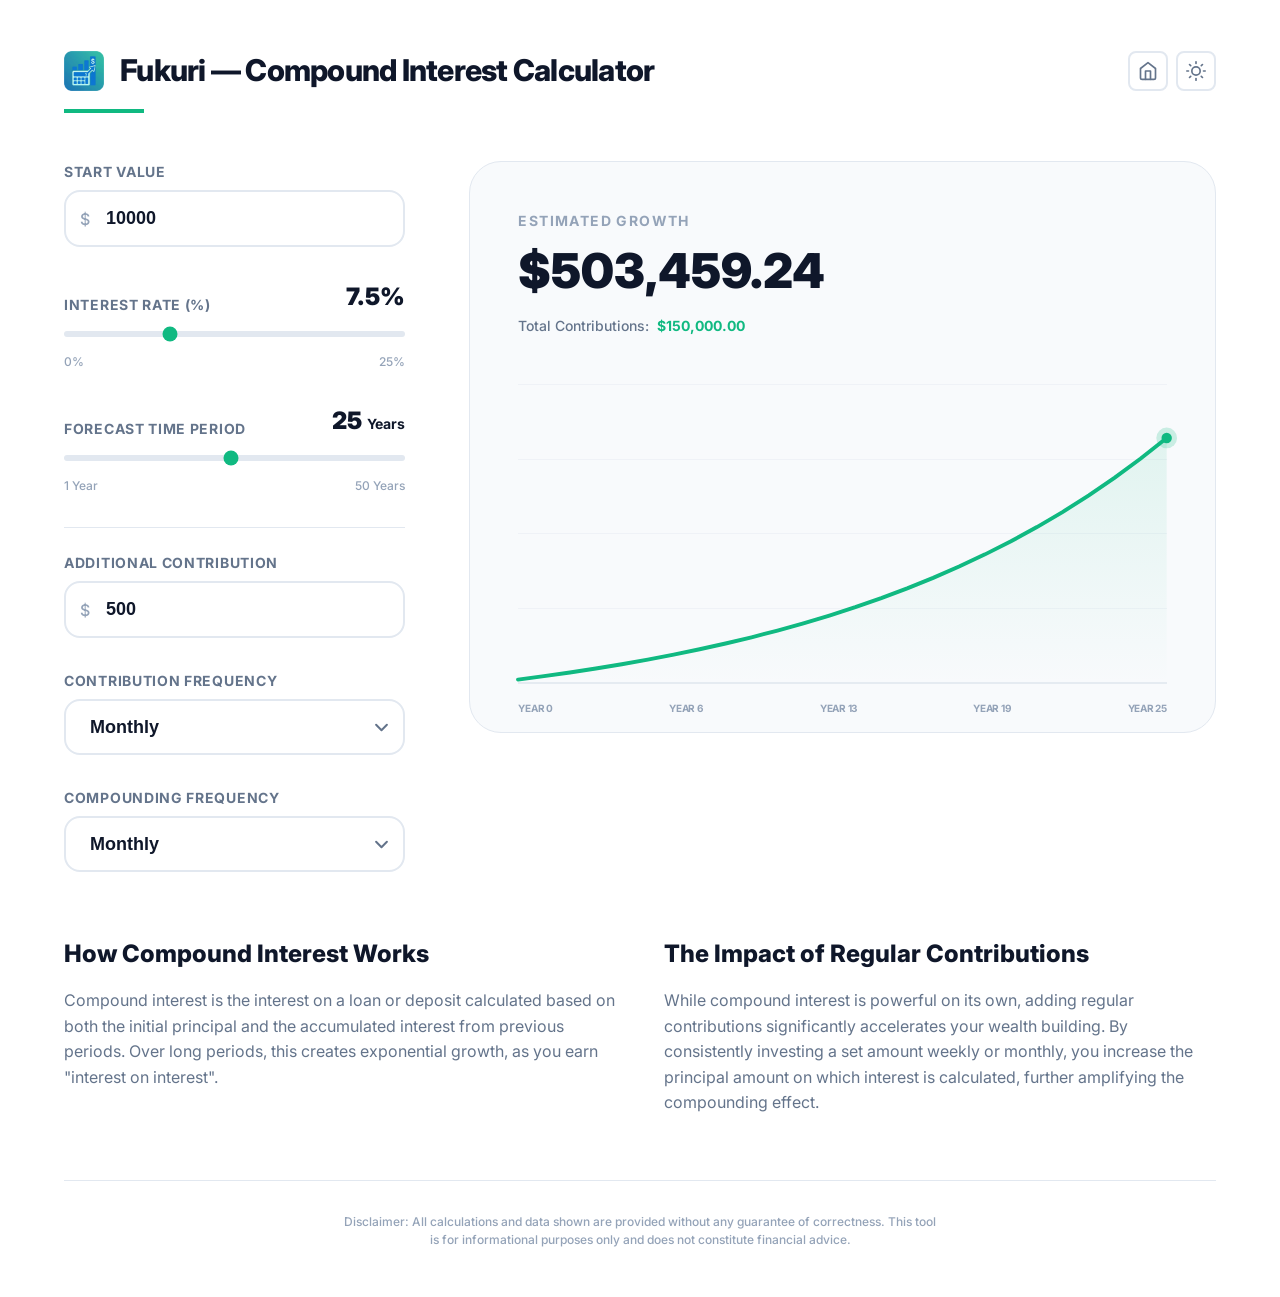
<file: web/index.html>
<!DOCTYPE html>
<html lang="en">
  <head>
    <meta charset="utf-8">
    <meta name="viewport" content="width=device-width, initial-scale=1.0">
    <title>Fukuri — Compound Interest Calculator with Contributions</title>
    <meta
      name="description"
      content="Calculate your investment growth with our free compound interest calculator. Supports regular contributions, custom compounding frequencies, and visualises long-term projections."
    >
    <link rel="canonical" href="https://fukuri.yogu.one/">

    <!-- Open Graph / Facebook -->
    <meta property="og:type" content="website">
    <meta property="og:url" content="https://fukuri.yogu.one/">
    <meta
      property="og:title"
      content="Fukuri — Compound Interest Calculator with Contributions"
    >
    <meta
      property="og:description"
      content="Plan your financial future with this interactive investment projection tool. Supports regular contributions and compounding frequencies."
    >
    <meta
      property="og:image"
      content="https://fukuri.yogu.one/assets/fukuri.png"
    >

    <!-- Twitter -->
    <meta property="twitter:card" content="summary_large_image">
    <meta property="twitter:url" content="https://fukuri.yogu.one/">
    <meta
      property="twitter:title"
      content="Fukuri — Compound Interest Calculator with Contributions"
    >
    <meta
      property="twitter:description"
      content="Calculate your long-term growth with custom contributions and compounding."
    >
    <meta
      property="twitter:image"
      content="https://fukuri.yogu.one/assets/fukuri.png"
    >

    <script type="application/ld+json">
      {
        "@context": "https://schema.org",
        "@type": "SoftwareApplication",
        "name": "Fukuri — Compound Interest Calculator",
        "operatingSystem": "Web",
        "applicationCategory": "FinanceApplication",
        "description": "A tool to calculate compound interest with regular contributions and varying compounding frequencies.",
        "offers": {
          "@type": "Offer",
          "price": "0",
          "priceCurrency": "USD"
        }
      }
    </script>

    <link rel="icon" type="image/png" href="assets/fukuri.png">

    <!-- Fonts -->
    <link rel="preconnect" href="https://fonts.googleapis.com">
    <link rel="preconnect" href="https://fonts.gstatic.com" crossorigin>
    <link
      href="https://fonts.googleapis.com/css2?family=Inter:wght@400;500;600;700;800;900&display=swap"
      rel="stylesheet"
    >

    <!-- Styles -->
    <link rel="stylesheet" href="css/variables.css">
    <link rel="stylesheet" href="css/styles.css">

    <!-- Inline script to prevent FOUC (Flash of Unstyled Content) -->
    <script>
      (function () {
        const storedTheme = localStorage.getItem("theme");
        const theme = storedTheme ||
          (globalThis.matchMedia &&
              globalThis.matchMedia("(prefers-color-scheme: dark)")
                .matches
            ? "dark"
            : "light");
        document.documentElement.setAttribute("data-theme", theme);
      })();
    </script>
  </head>
  <body>
    <div class="container">
      <header>
        <div class="header-top">
          <div class="header-brand">
            <img src="assets/fukuri.png" alt="" class="logo">
            <h1>Fukuri — Compound Interest Calculator</h1>
          </div>
          <div class="header-actions">
            <a
              href="https://yogu.one"
              class="header-btn"
              title="Back to yogu.one"
              aria-label="Back to yogu.one"
            >
              <svg
                xmlns="http://www.w3.org/2000/svg"
                width="20"
                height="20"
                viewBox="0 0 24 24"
                fill="none"
                stroke="currentColor"
                stroke-width="2"
                stroke-linecap="round"
                stroke-linejoin="round"
              >
                <path d="M3 9l9-7 9 7v11a2 2 0 0 1-2 2H5a2 2 0 0 1-2-2z"></path>
                <polyline points="9 22 9 12 15 12 15 22"></polyline>
              </svg>
            </a>
            <button
              id="theme-toggle"
              class="theme-toggle"
              aria-label="Toggle dark mode"
            >
              <svg
                class="sun-icon"
                xmlns="http://www.w3.org/2000/svg"
                width="20"
                height="20"
                viewBox="0 0 24 24"
                fill="none"
                stroke="currentColor"
                stroke-width="2"
                stroke-linecap="round"
                stroke-linejoin="round"
              >
                <circle cx="12" cy="12" r="5"></circle>
                <line x1="12" y1="1" x2="12" y2="3"></line>
                <line x1="12" y1="21" x2="12" y2="23"></line>
                <line x1="4.22" y1="4.22" x2="5.64" y2="5.64"></line>
                <line x1="18.36" y1="18.36" x2="19.78" y2="19.78"></line>
                <line x1="1" y1="12" x2="3" y2="12"></line>
                <line x1="21" y1="12" x2="23" y2="12"></line>
                <line x1="4.22" y1="19.78" x2="5.64" y2="18.36"></line>
                <line x1="18.36" y1="5.64" x2="19.78" y2="4.22"></line>
              </svg>
              <svg
                class="moon-icon"
                xmlns="http://www.w3.org/2000/svg"
                width="20"
                height="20"
                viewBox="0 0 24 24"
                fill="none"
                stroke="currentColor"
                stroke-width="2"
                stroke-linecap="round"
                stroke-linejoin="round"
              >
                <path d="M21 12.79A9 9 0 1 1 11.21 3 7 7 0 0 0 21 12.79z">
                </path>
              </svg>
            </button>
          </div>
        </div>
        <div class="header-accent"></div>
      </header>

      <main class="main-layout">
        <section class="calculator-inputs">
          <form id="calculator-form">
            <div class="input-group">
              <label class="input-label" for="principal">Start Value</label>
              <div class="input-wrapper">
                <span class="input-prefix">$</span>
                <input
                  type="number"
                  id="principal"
                  class="pl-10"
                  value="10000"
                  min="0"
                  step="0.01"
                >
              </div>
            </div>

            <div class="range-group">
              <div class="range-header">
                <label class="input-label" for="interest-rate"
                >Interest Rate (%)</label>
                <span class="range-value" id="interest-rate-display">7.5%</span>
              </div>
              <input
                type="range"
                id="interest-rate"
                min="0"
                max="25"
                step="0.1"
                value="7.5"
              >
              <div class="range-labels">
                <span>0%</span>
                <span>25%</span>
              </div>
            </div>

            <div class="range-group">
              <div class="range-header">
                <label class="input-label" for="period"
                >Forecast Time Period</label>
                <span class="range-value" id="period-display">25 <span
                    class="range-unit"
                  >Years</span></span>
              </div>
              <input
                type="range"
                id="period"
                min="1"
                max="50"
                step="1"
                value="25"
              >
              <div class="range-labels">
                <span>1 Year</span>
                <span>50 Years</span>
              </div>
            </div>

            <div class="input-group input-group-divider">
              <label class="input-label" for="contribution"
              >Additional Contribution</label>
              <div class="input-wrapper">
                <span class="input-prefix">$</span>
                <input
                  type="number"
                  id="contribution"
                  class="pl-10"
                  placeholder="0"
                  value="500"
                  min="0"
                  step="0.01"
                >
              </div>
            </div>

            <div class="input-group">
              <label class="input-label" for="frequency"
              >Contribution Frequency</label>
              <select id="frequency">
                <option value="weekly">Weekly</option>
                <option value="monthly" selected>Monthly</option>
                <option value="annually">Annually</option>
              </select>
            </div>

            <div class="input-group">
              <label class="input-label" for="compounding"
              >Compounding Frequency</label>
              <select id="compounding">
                <option value="daily">Daily</option>
                <option value="weekly">Weekly</option>
                <option value="monthly" selected>Monthly</option>
                <option value="quarterly">Quarterly</option>
                <option value="semi-annually">Semi-Annually</option>
                <option value="annually">Annually</option>
              </select>
            </div>

            <button
              type="submit"
              id="calculate-btn"
              class="sr-only"
              aria-hidden="true"
            >
              Calculate
            </button>
          </form>
        </section>

        <section class="results">
          <div class="results-card">
            <div class="results-header">
              <span class="results-label">Estimated Growth</span>
              <span class="results-total" id="total-growth">$492,842.15</span>
              <div class="results-summary">
                <span class="summary-label">Total Contributions:</span>
                <span class="summary-value" id="total-contributions"
                >$150,000.00</span>
              </div>
            </div>

            <div class="viz-container">
              <div class="grid-lines">
                <div class="grid-line"></div>
                <div class="grid-line"></div>
                <div class="grid-line"></div>
                <div class="grid-line"></div>
                <div class="grid-line bold"></div>
              </div>

              <svg
                class="chart"
                preserveAspectRatio="none"
                viewBox="0 0 1000 400"
                role="img"
                aria-labelledby="chart-title chart-desc"
              >
                <title id="chart-title">Compound Interest Growth Chart</title>
                <desc id="chart-desc">
                  A line chart showing the projected growth of an investment
                  over time.
                </desc>
                <defs>
                  <linearGradient
                    id="gradient"
                    x1="0%"
                    x2="0%"
                    y1="0%"
                    y2="100%"
                  >
                    <stop
                      offset="0%"
                      style="stop-color: var(--accent-colour); stop-opacity: 1"
                    >
                    </stop>
                    <stop
                      offset="100%"
                      style="stop-color: var(--accent-colour); stop-opacity: 0"
                    >
                    </stop>
                  </linearGradient>
                </defs>
                <path
                  id="chart-area"
                  d="M0,400 C150,385 300,350 450,280 C600,200 800,100 1000,20 L1000,400 L0,400 Z"
                  fill="url(#gradient)"
                  opacity="0.1"
                >
                </path>
                <path
                  id="chart-line"
                  d="M0,400 C150,385 300,350 450,280 C600,200 800,100 1000,20"
                  fill="none"
                  stroke="var(--accent-colour)"
                  stroke-linecap="round"
                  stroke-width="6"
                >
                </path>
                <circle
                  id="chart-end-dot"
                  cx="1000"
                  cy="20"
                  fill="var(--accent-colour)"
                  r="8"
                >
                </circle>
                <circle
                  id="chart-end-glow"
                  cx="1000"
                  cy="20"
                  fill="var(--accent-colour)"
                  opacity="0.2"
                  r="16"
                >
                </circle>
              </svg>

              <div class="x-axis-labels">
                <span>Year 0</span>
                <span>Year 12</span>
                <span>Year 25</span>
                <span>Year 37</span>
                <span>Year 50</span>
              </div>
            </div>
          </div>
        </section>
      </main>

      <article class="content-depth">
        <section class="content-section">
          <h2>How Compound Interest Works</h2>
          <p>
            Compound interest is the interest on a loan or deposit calculated
            based on both the initial principal and the accumulated interest
            from previous periods. Over long periods, this creates exponential
            growth, as you earn "interest on interest".
          </p>
        </section>
        <section class="content-section">
          <h2>The Impact of Regular Contributions</h2>
          <p>
            While compound interest is powerful on its own, adding regular
            contributions significantly accelerates your wealth building. By
            consistently investing a set amount weekly or monthly, you increase
            the principal amount on which interest is calculated, further
            amplifying the compounding effect.
          </p>
        </section>
      </article>

      <footer>
        <p>
          Disclaimer: All calculations and data shown are provided without any
          guarantee of correctness. This tool is for informational purposes only
          and does not constitute financial advice.
        </p>
      </footer>
    </div>

    <!-- Scripts -->
    <script src="js/theme.js"></script>
    <script src="js/calculator.js"></script>
  </body>
</html>
</file>
<file: web/css/variables.css>
:root {
  /* Colours */
  --primary-colour: #0f172a;
  --accent-colour: #10b981;
  --bg-main: #ffffff;
  --bg-subtle: #f8fafc;
  --bg-input: #ffffff;
  --bg-range: #e2e8f0;
  --text-main: #0f172a;
  --text-muted: #64748b;
  --text-secondary: #94a3b8;
  --border-colour: #e2e8f0;
  --border-input: #e2e8f0;
  --grid-line-color: var(--border-colour);
  --grid-line-bold-color: #cbd5e1;
  --shadow-color: rgb(0 0 0 / 0.1);

  /* Typography */
  --font-family: "Inter", system-ui, -apple-system, sans-serif;
  --font-size-base: 16px;

  /* Spacing */
  --spacing-unit: 1rem;
  --spacing-xs: 0.25rem;
  --spacing-sm: 0.5rem;
  --spacing-md: 1rem;
  --spacing-lg: 1.5rem;
  --spacing-xl: 2rem;
  --spacing-2xl: 3rem;

  /* Other */
  --border-radius-sm: 0.375rem;
  --border-radius-md: 0.5rem;
  --border-radius-lg: 0.75rem;
  --border-radius-xl: 1rem;
  --border-radius-2xl: 1.5rem;
  --border-radius-3xl: 2rem;

  --transition-speed: 0.2s;
  --shadow-sm: 0 1px 2px 0 var(--shadow-color);
  --shadow-md:
    0 4px 6px -1px var(--shadow-color), 0 2px 4px -2px var(--shadow-color);
}

[data-theme="dark"] {
  --primary-colour: #f8fafc;
  --bg-main: #0f172a;
  --bg-subtle: #1e293b;
  --bg-input: #1e293b;
  --bg-range: #334155;
  --text-main: #f8fafc;
  --text-muted: #94a3b8;
  --text-secondary: #64748b;
  --border-colour: #334155;
  --border-input: #334155;
  --grid-line-color: var(--border-colour);
  --grid-line-bold-color: #475569;
  --shadow-color: rgb(0 0 0 / 0.25);
}
</file>
<file: web/css/styles.css>
/* Reset and Base Styles */
* {
  box-sizing: border-box;
  margin: 0;
  padding: 0;
}

body {
  font-family: var(--font-family);
  background-color: var(--bg-main);
  color: var(--text-main);
  min-height: 100vh;
  display: flex;
  align-items: center;
  justify-content: center;
  padding: var(--spacing-lg);
  line-height: 1.5;
}

@media (min-width: 1024px) {
  body {
    padding: var(--spacing-2xl);
  }
}

.container {
  max-width: 1152px; /* 6xl */
  width: 100%;
  margin: 0 auto;
}

/* Header */
header {
  margin-bottom: var(--spacing-2xl);
}

.header-top {
  display: flex;
  justify-content: space-between;
  align-items: center;
}

.header-brand {
  display: flex;
  align-items: center;
  gap: var(--spacing-md);
}

.logo {
  width: 2rem;
  height: 2rem;
  object-fit: contain;
}

@media (min-width: 768px) {
  .logo {
    width: 2.5rem;
    height: 2.5rem;
  }
}

header h1 {
  font-size: 1.875rem; /* 3xl */
  font-weight: 800;
  letter-spacing: -0.025em;
  color: var(--primary-colour);
}

.header-actions {
  display: flex;
  gap: var(--spacing-sm);
}

.header-btn,
.theme-toggle {
  background: none;
  border: 2px solid var(--border-colour);
  border-radius: var(--border-radius-md);
  padding: var(--spacing-sm);
  cursor: pointer;
  color: var(--text-muted);
  display: flex;
  align-items: center;
  justify-content: center;
  transition: all var(--transition-speed);
  text-decoration: none;
}

.header-btn:hover,
.theme-toggle:hover {
  background-color: var(--bg-subtle);
  color: var(--primary-colour);
}

.theme-toggle .moon-icon {
  display: none;
}

[data-theme="dark"] .theme-toggle .sun-icon {
  display: none;
}

[data-theme="dark"] .theme-toggle .moon-icon {
  display: block;
}

.header-accent {
  height: 0.25rem;
  width: 5rem;
  background-color: var(--accent-colour);
  margin-top: var(--spacing-md);
}

/* Layout */
.main-layout {
  display: grid;
  grid-template-columns: 1fr;
  gap: var(--spacing-2xl);
  align-items: start;
}

@media (min-width: 1024px) {
  .main-layout {
    grid-template-columns: repeat(12, 1fr);
    gap: 4rem;
  }
}

.calculator-inputs {
  display: flex;
  flex-direction: column;
}

@media (min-width: 1024px) {
  .calculator-inputs {
    grid-column: span 4;
  }
}

#calculator-form {
  display: flex;
  flex-direction: column;
  gap: var(--spacing-xl);
}

section.results {
  display: flex;
  flex-direction: column;
}

@media (min-width: 1024px) {
  section.results {
    grid-column: span 8;
  }
}

/* Form Elements */
.input-group {
  display: flex;
  flex-direction: column;
  gap: var(--spacing-sm);
}

.input-group-divider {
  padding-top: var(--spacing-lg);
  border-top: 1px solid var(--border-colour);
}

.input-label {
  font-size: 0.875rem;
  font-weight: 700;
  text-transform: uppercase;
  letter-spacing: 0.05em;
  color: var(--text-muted);
}

.input-wrapper {
  position: relative;
}

.input-prefix {
  position: absolute;
  left: 1rem;
  top: 50%;
  transform: translateY(-50%);
  color: var(--text-secondary);
  font-weight: 500;
}

input[type="number"],
select {
  width: 100%;
  padding: var(--spacing-md) var(--spacing-lg);
  background-color: var(--bg-input);
  border: 2px solid var(--border-input);
  border-radius: var(--border-radius-xl);
  font-size: 1.125rem;
  font-weight: 700;
  transition: border-colour var(--transition-speed);
  outline: none;
  color: var(--text-main);
}

input[type="number"].pl-10 {
  padding-left: 2.5rem;
}

input[type="number"]:focus,
select:focus {
  border-color: var(--primary-colour);
}

/* Range Inputs */
.range-group {
  display: flex;
  flex-direction: column;
  gap: var(--spacing-md);
}

.range-header {
  display: flex;
  justify-content: space-between;
  align-items: flex-end;
}

.range-value {
  font-size: 1.5rem;
  font-weight: 900;
  color: var(--primary-colour);
}

.range-unit {
  font-size: 0.875rem;
  font-weight: 700;
}

input[type="range"] {
  width: 100%;
  height: 0.375rem;
  background-color: var(--bg-range);
  border-radius: var(--border-radius-lg);
  appearance: none;
  cursor: pointer;
  accent-color: var(--accent-colour);
}

.range-labels {
  display: flex;
  justify-content: space-between;
  font-size: 0.75rem;
  font-weight: 500;
  color: var(--text-secondary);
}

/* Results Box */
.results-card {
  background-color: var(--bg-subtle);
  border: 1px solid var(--border-colour);
  border-radius: var(--border-radius-3xl);
  padding: var(--spacing-2xl);
  height: 100%;
  min-height: 550px;
  display: flex;
  flex-direction: column;
}

@media (min-width: 1024px) {
  .results-card {
    padding: var(--spacing-2xl) 3rem;
  }
}

.results-header {
  margin-bottom: var(--spacing-2xl);
  display: flex;
  flex-direction: column;
}

.results-label {
  font-size: 0.875rem;
  font-weight: 700;
  text-transform: uppercase;
  letter-spacing: 0.1em;
  color: var(--text-secondary);
  margin-bottom: var(--spacing-xs);
}

.results-total {
  font-size: 3rem;
  font-weight: 900;
  color: var(--primary-colour);
}

.results-summary {
  margin-top: var(--spacing-sm);
  display: flex;
  align-items: center;
  gap: var(--spacing-sm);
}

.summary-label {
  font-size: 0.875rem;
  font-weight: 500;
  color: var(--text-muted);
}

.summary-value {
  font-size: 0.875rem;
  font-weight: 700;
  color: var(--accent-colour);
}

/* Visualization Placeholder */
.viz-container {
  flex: 1;
  position: relative;
  display: flex;
  align-items: flex-end;
  min-height: 300px;
}

.grid-lines {
  position: absolute;
  inset: 0;
  display: flex;
  flex-direction: column;
  justify-content: space-between;
  pointer-events: none;
  opacity: 0.4;
}

.grid-line {
  border-bottom: 1px solid var(--grid-line-color);
  width: 100%;
}

.grid-line.bold {
  border-bottom-width: 2px;
  border-bottom-color: var(--grid-line-bold-color);
}

svg.chart {
  width: 100%;
  height: 100%;
  position: relative;
  z-index: 10;
  overflow: visible;
}

.x-axis-labels {
  position: absolute;
  bottom: -2rem;
  left: 0;
  width: 100%;
  display: flex;
  justify-content: space-between;
  font-size: 10px;
  font-weight: 700;
  text-transform: uppercase;
  letter-spacing: -0.025em;
  color: var(--text-secondary);
}

/* Content for SEO */
.content-depth {
  margin-top: 4rem;
  display: grid;
  grid-template-columns: 1fr;
  gap: var(--spacing-2xl);
}

@media (min-width: 1024px) {
  .content-depth {
    grid-template-columns: repeat(2, 1fr);
  }
}

.content-section h2 {
  font-size: 1.5rem;
  font-weight: 800;
  color: var(--primary-colour);
  margin-bottom: var(--spacing-md);
}

.content-section p {
  color: var(--text-muted);
  font-size: 1rem;
  line-height: 1.6;
}

/* Footer */
footer {
  margin-top: 4rem;
  padding-top: var(--spacing-xl);
  border-top: 1px solid var(--border-colour);
  display: flex;
  justify-content: center;
  align-items: center;
  color: var(--text-secondary);
  font-size: 0.75rem;
  font-weight: 500;
  text-align: center;
}

footer p {
  max-width: 600px;
}

/* Custom Select Arrow */
select {
  background-image: url("data:image/svg+xml,%3csvg xmlns='http://www.w3.org/2000/svg' fill='none' viewBox='0 0 20 20'%3e%3cpath stroke='%2364748b' stroke-linecap='round' stroke-linejoin='round' stroke-width='1.5' d='M6 8l4 4 4-4'/%3e%3c/svg%3e");
  background-position: right 0.5rem center;
  background-repeat: no-repeat;
  background-size: 1.5em 1.5em;
  padding-right: 2.5rem;
  appearance: none;
}

[data-theme="dark"] select {
  background-image: url("data:image/svg+xml,%3csvg xmlns='http://www.w3.org/2000/svg' fill='none' viewBox='0 0 20 20'%3e%3cpath stroke='%2394a3b8' stroke-linecap='round' stroke-linejoin='round' stroke-width='1.5' d='M6 8l4 4 4-4'/%3e%3c/svg%3e");
}

/* Screen Reader Only */
.sr-only {
  position: absolute;
  width: 1px;
  height: 1px;
  padding: 0;
  margin: -1px;
  overflow: hidden;
  clip: rect(0, 0, 0, 0);
  white-space: nowrap;
  border-width: 0;
}
</file>
